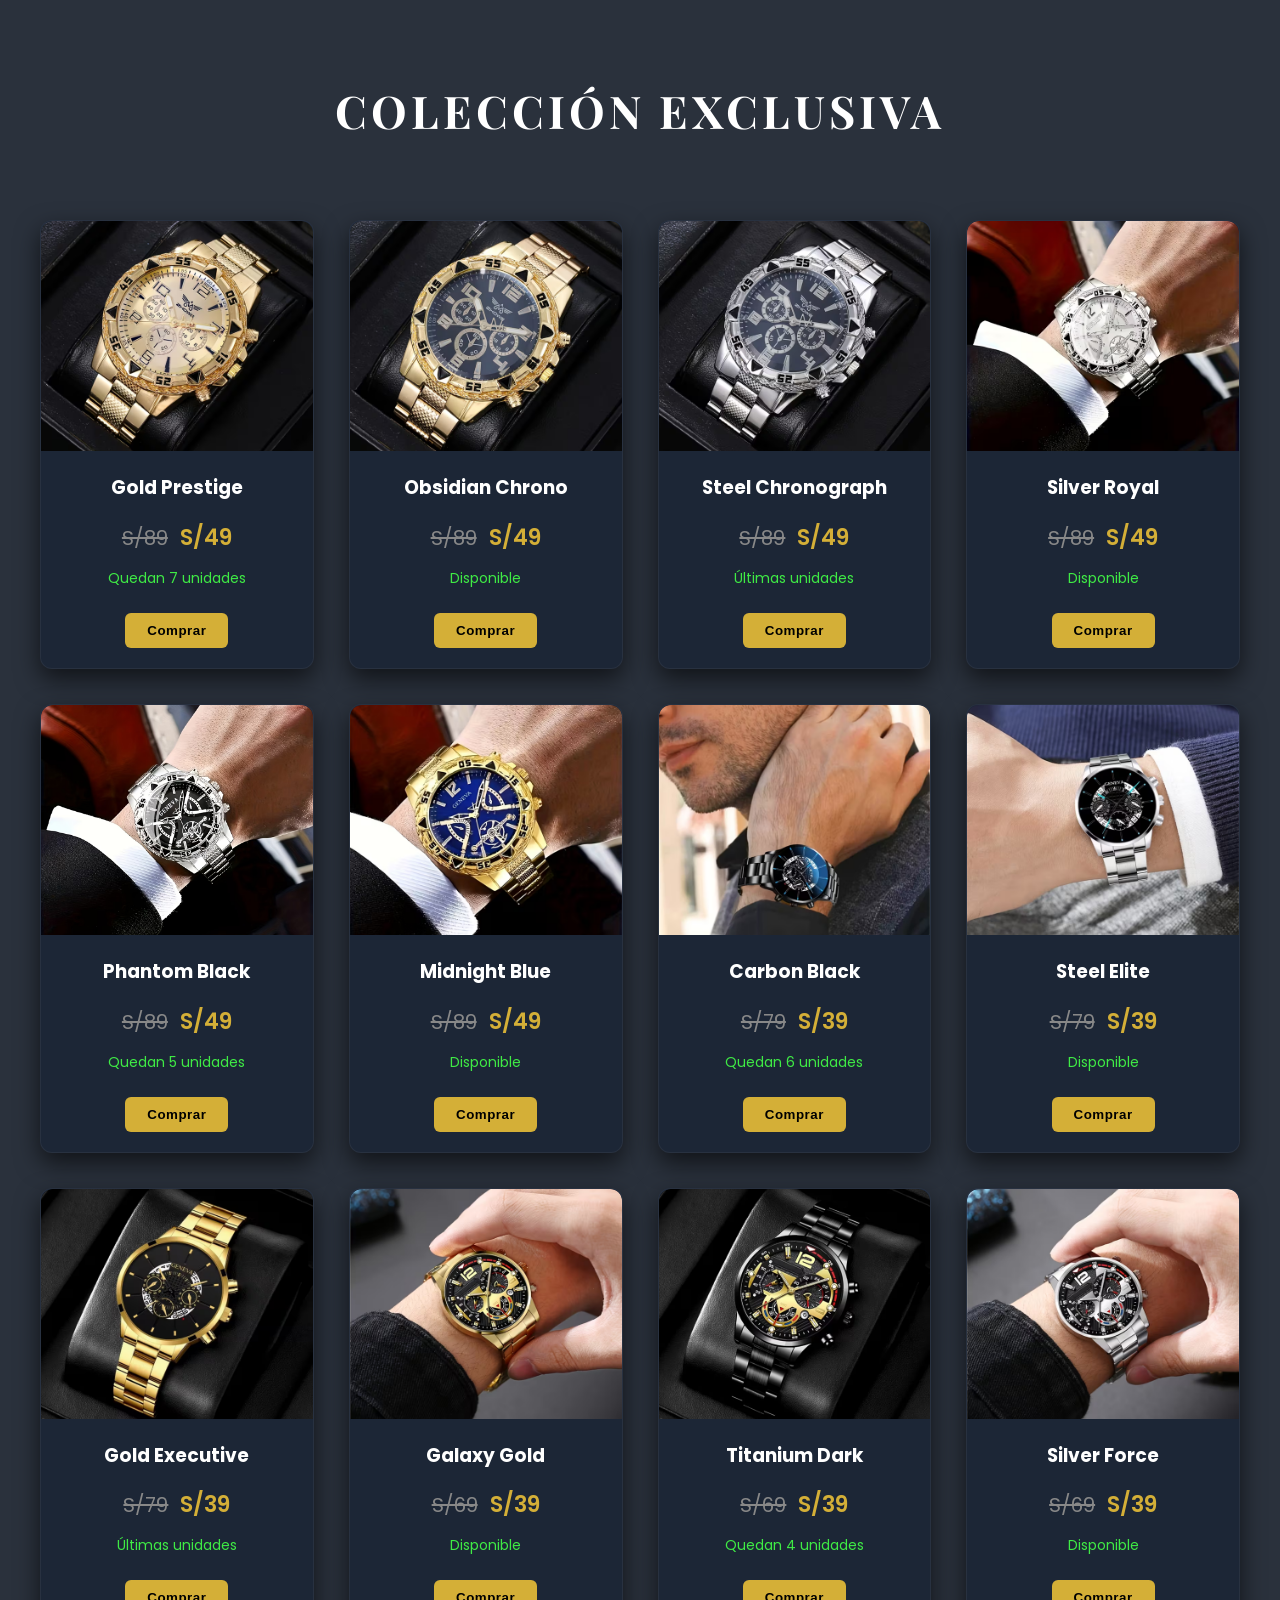
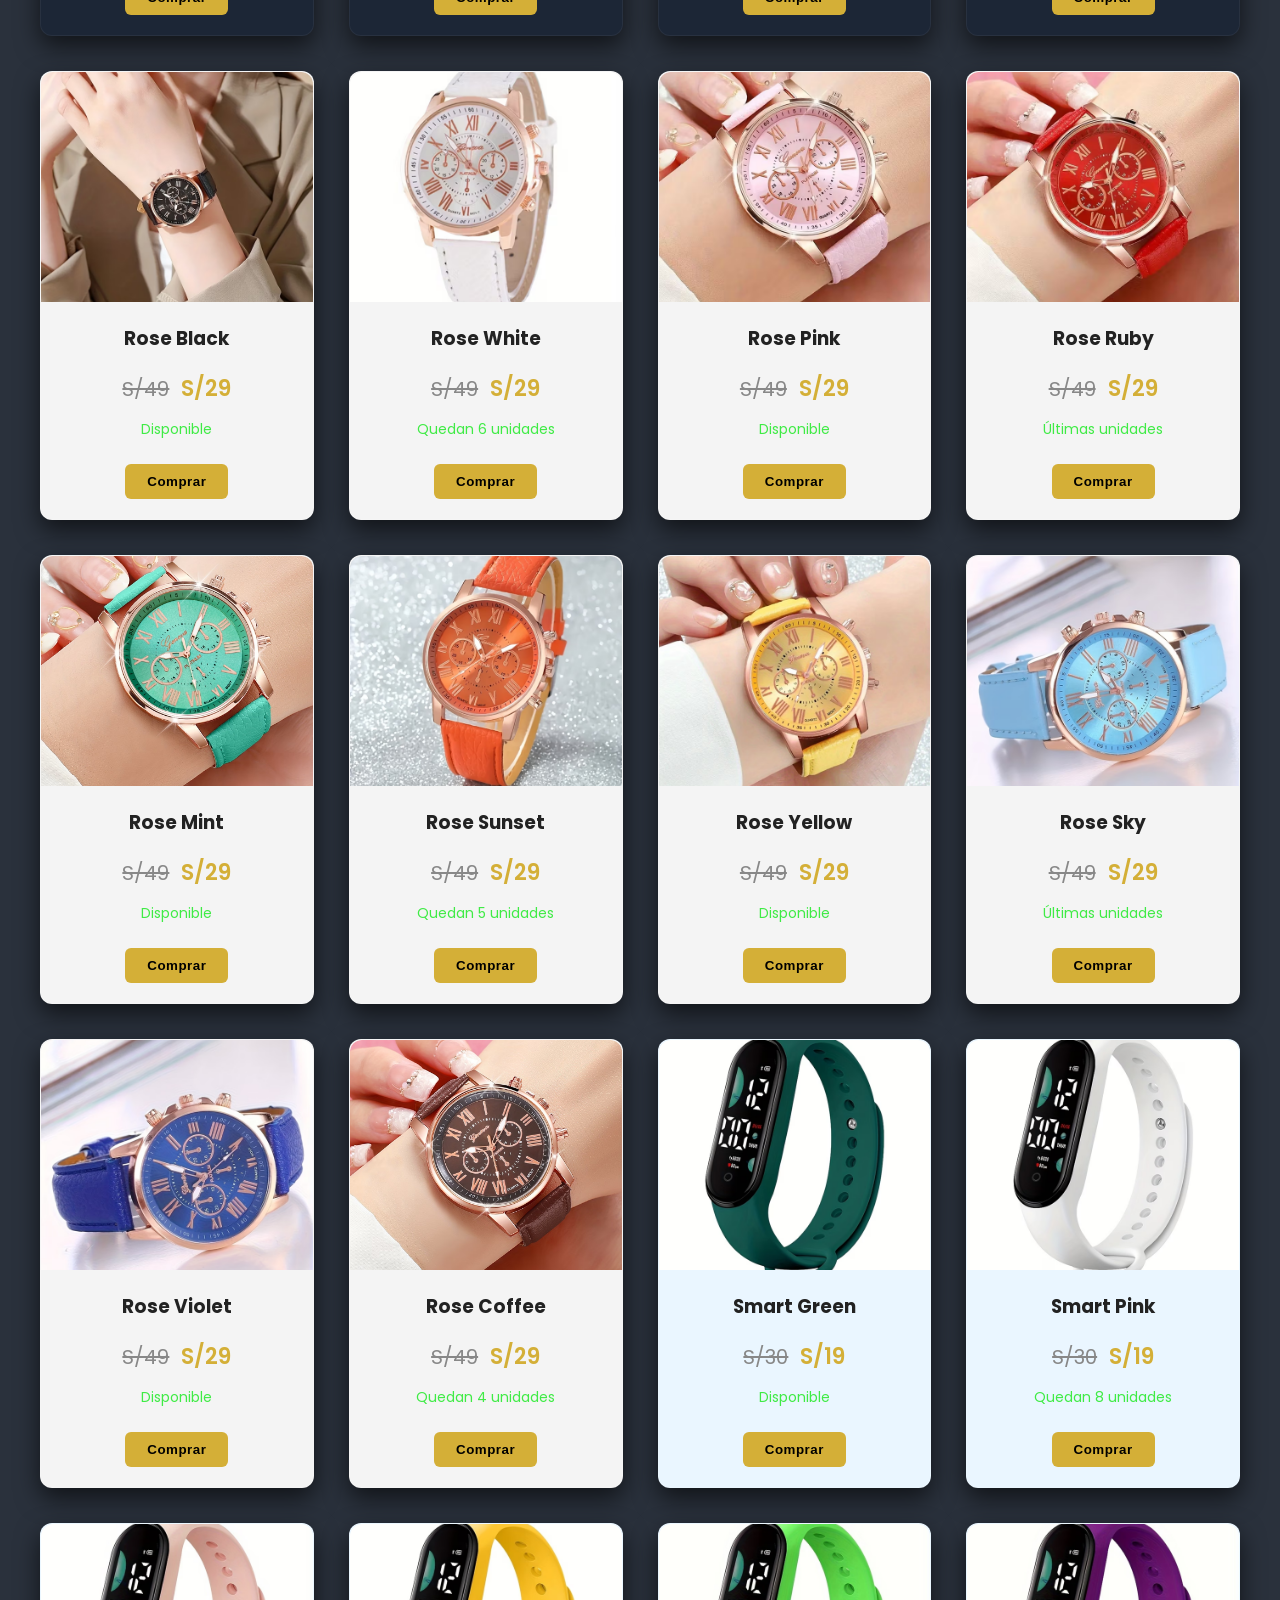
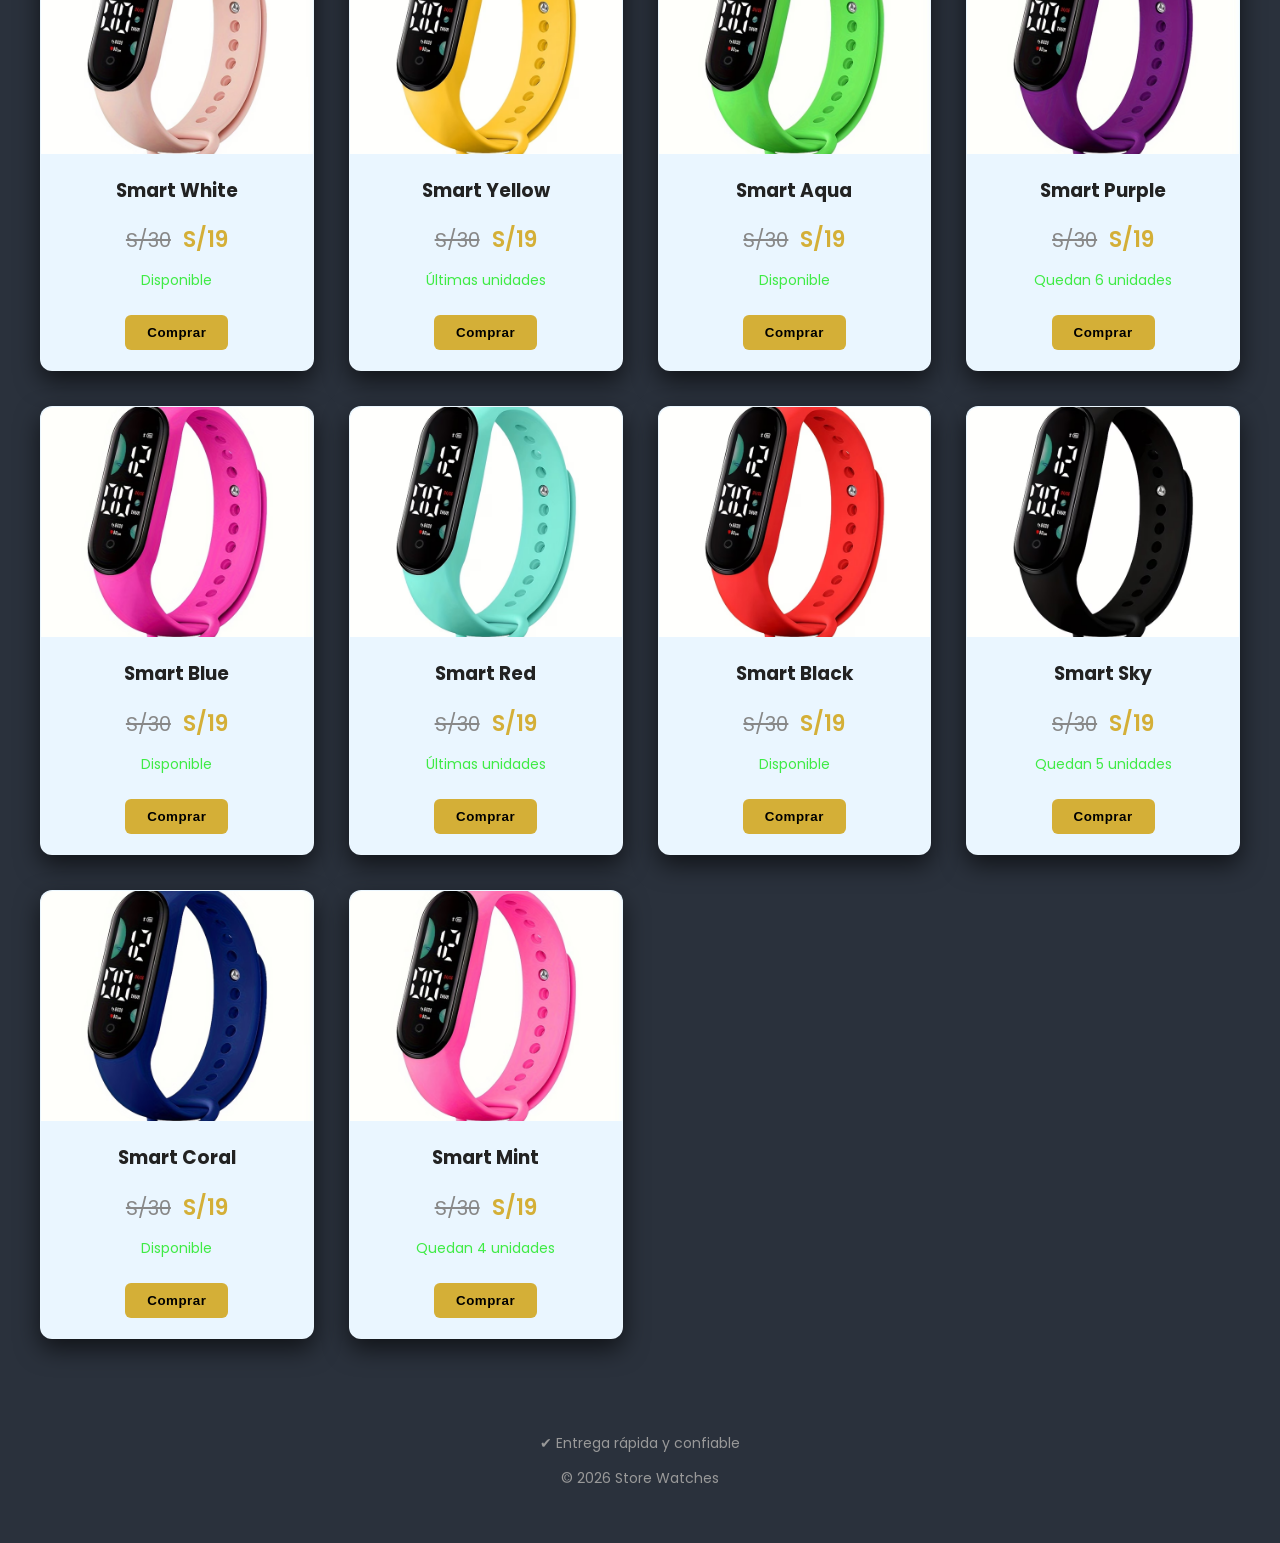
<file: index.html>
<!DOCTYPE html>
<html lang="es">

<head>

<meta charset="UTF-8">
<meta name="viewport" content="width=device-width, initial-scale=1.0">

<title>Store | Catálogo</title>

<meta name="description" content="Compra relojes elegantes para hombre, mujer y niños en catálogo Store. Diseños modernos, precios accesibles y entrega rápida.">

<meta name="keywords" content="relojes elegantes, relojes hombre, relojes mujer, relojes niños, comprar relojes Perú, relojes modernos, catálogo de relojes">

<meta name="author" content="Watch Store">

<meta name="robots" content="index, follow">

<link rel="canonical" href="https://Watchstore.github.io/catalogo/">

<!-- Open Graph (cuando compartes en redes) -->

<meta property="og:title" content="Catálogo de Relojes | Store">
<meta property="og:description" content="Relojes modernos para hombre, mujer y niños. Entrega rápida y confiable.">
<meta property="og:type" content="website">
<meta property="og:url" content="https://Watchstore.github.io/catalogo/">
<meta property="og:image" content="https://Watchstore.github.io/catalogo/img/reloj.png">

<!-- Twitter preview -->

<meta name="twitter:card" content="summary_large_image">
<meta name="twitter:title" content="Catálogo de Relojes">
<meta name="twitter:description" content="Descubre relojes elegantes y modernos para cada ocasión.">
<meta name="twitter:image" content="https://Watchstore.github.io/catalogo/img/reloj.png">

<link rel="stylesheet" href="styles.css">
<link rel="icon" href="img/Comprar Reloj.png" type="image/png">

<link href="https://fonts.googleapis.com/css2?family=Poppins:wght@300;400;500&family=Playfair+Display:wght@600&display=swap" rel="stylesheet">

</head>

<body>

<header class="header">
<h1>COLECCIÓN EXCLUSIVA</h1>
</header>
<section class="catalogo">

<!-- 1 -->
<div class="producto">
<img src="img/reloj1.png" alt="Reloj elegante Gold Prestige para hombre" loading="lazy">
<h3>Gold Prestige</h3>
<div class="precios">
<span class="precio-antiguo">S/89</span>
<span class="precio-nuevo">S/49</span>
</div>
<p class="stock">Quedan 7 unidades</p>
<button onclick="comprar('Gold Prestige','59')">Comprar</button>
</div>

<!-- 2 -->
<div class="producto">
<img src="img/reloj2.png" alt="Reloj elegante Obsidian Chrono negro para hombre" loading="lazy">
<h3>Obsidian Chrono</h3>
<div class="precios">
<span class="precio-antiguo">S/89</span>
<span class="precio-nuevo">S/49</span>
</div>
<p class="stock">Disponible</p>
<button onclick="comprar('Obsidian Chrono','59')">Comprar</button>
</div>

<!-- 3 -->
<div class="producto">
<img src="img/reloj3.png" alt="Reloj Steel Chronograph elegante de acero para hombre" loading="lazy">
<h3>Steel Chronograph</h3>
<div class="precios">
<span class="precio-antiguo">S/89</span>
<span class="precio-nuevo">S/49</span>
</div>
<p class="stock">Últimas unidades</p>
<button onclick="comprar('Steel Chronograph','59')">Comprar</button>
</div>

<!-- 4 -->
<div class="producto">
<img src="img/reloj4.png" alt="Reloj Silver Royal plateado elegante para hombre" loading="lazy">
<h3>Silver Royal</h3>
<div class="precios">
<span class="precio-antiguo">S/89</span>
<span class="precio-nuevo">S/49</span>
</div>
<p class="stock">Disponible</p>
<button onclick="comprar('Silver Royal','59')">Comprar</button>
</div>

<!-- 5 DESTACADO -->
<div class="producto">
<img src="img/reloj5.png" alt="Reloj Phantom Black negro elegante para hombre" loading="lazy">
<h3>Phantom Black</h3>
<div class="precios">
<span class="precio-antiguo">S/89</span>
<span class="precio-nuevo">S/49</span>
</div>
<p class="stock">Quedan 5 unidades</p>
<button onclick="comprar('Phantom Black','59')">Comprar</button>
</div>

<!-- 6 -->
<div class="producto">
<img src="img/reloj6.png" alt="Reloj Midnight Blue azul elegante para hombre" loading="lazy">
<h3>Midnight Blue</h3>
<div class="precios">
<span class="precio-antiguo">S/89</span>
<span class="precio-nuevo">S/49</span>
</div>
<p class="stock">Disponible</p>
<button onclick="comprar('Midnight Blue','59')">Comprar</button>
</div>

<!-- 7 -->
<div class="producto">
<img src="img/reloj7.png" alt="Reloj Carbon Black negro moderno para hombre" loading="lazy">
<h3>Carbon Black</h3>
<div class="precios">
<span class="precio-antiguo">S/79</span>
<span class="precio-nuevo">S/39</span>
</div>
<p class="stock">Quedan 6 unidades</p>
<button onclick="comprar('Carbon Black','49')">Comprar</button>
</div>

<!-- 8 -->
<div class="producto">
<img src="img/reloj8.png" alt="Reloj Steel Elite elegante de acero inoxidable para hombre" loading="lazy">
<h3>Steel Elite</h3>
<div class="precios">
<span class="precio-antiguo">S/79</span>
<span class="precio-nuevo">S/39</span>
</div>
<p class="stock">Disponible</p>
<button onclick="comprar('Steel Elite','49')">Comprar</button>
</div>

<!-- 9 -->
<div class="producto">
<img src="img/reloj9.png" alt="Reloj Gold Executive dorado elegante para hombre" loading="lazy">
<h3>Gold Executive</h3>
<div class="precios">
<span class="precio-antiguo">S/79</span>
<span class="precio-nuevo">S/39</span>
</div>
<p class="stock">Últimas unidades</p>
<button onclick="comprar('Gold Executive','49')">Comprar</button>
</div>

<!-- 10 -->
<div class="producto">
<img src="img/reloj10.png" alt="Reloj Galaxy Gold dorado moderno para hombre" loading="lazy">
<h3>Galaxy Gold</h3>
<div class="precios">
<span class="precio-antiguo">S/69</span>
<span class="precio-nuevo">S/39</span>
</div>
<p class="stock">Disponible</p>
<button onclick="comprar('Galaxy Gold','39')">Comprar</button>
</div>

<!-- 11 -->
<div class="producto">
<img src="img/reloj11.png" alt="Reloj Titanium Dark elegante color oscuro para hombre" loading="lazy">
<h3>Titanium Dark</h3>
<div class="precios">
<span class="precio-antiguo">S/69</span>
<span class="precio-nuevo">S/39</span>
</div>
<p class="stock">Quedan 4 unidades</p>
<button onclick="comprar('Titanium Dark','39')">Comprar</button>
</div>

<!-- 12 -->
<div class="producto">
<img src="img/reloj12.png" alt="Reloj Silver Force plateado elegante para hombre" loading="lazy">
<h3>Silver Force</h3>
<div class="precios">
<span class="precio-antiguo">S/69</span>
<span class="precio-nuevo">S/39</span>
</div>
<p class="stock">Disponible</p>
<button onclick="comprar('Silver Force','39')">Comprar</button>
</div>

<!-- 13 -->
<div class="producto dama">
<img src="img/reloj13.png" alt="Reloj Rose Black elegante para mujer" loading="lazy">
<h3>Rose Black</h3>
<div class="precios">
<span class="precio-antiguo">S/49</span>
<span class="precio-nuevo">S/29</span>
</div>
<p class="stock">Disponible</p>
<button onclick="comprar('Rose Black','29')">Comprar</button>
</div>

<!-- 14 -->
<div class="producto dama">
<img src="img/reloj14.png" alt="Reloj Rose White elegante blanco para mujer" loading="lazy">
<h3>Rose White</h3>
<div class="precios">
<span class="precio-antiguo">S/49</span>
<span class="precio-nuevo">S/29</span>
</div>
<p class="stock">Quedan 6 unidades</p>
<button onclick="comprar('Rose White','29')">Comprar</button>
</div>

<!-- 15 -->
<div class="producto dama">
<img src="img/reloj15.png" alt="Reloj Rose Pink rosado elegante para mujer" loading="lazy">
<h3>Rose Pink</h3>
<div class="precios">
<span class="precio-antiguo">S/49</span>
<span class="precio-nuevo">S/29</span>
</div>
<p class="stock">Disponible</p>
<button onclick="comprar('Rose Pink','29')">Comprar</button>
</div>

<!-- 16 -->
<div class="producto dama">
<img src="img/reloj16.png" alt="Reloj Rose Ruby rojo elegante para mujer" loading="lazy">
<h3>Rose Ruby</h3>
<div class="precios">
<span class="precio-antiguo">S/49</span>
<span class="precio-nuevo">S/29</span>
</div>
<p class="stock">Últimas unidades</p>
<button onclick="comprar('Rose Ruby','29')">Comprar</button>
</div>

<!-- 17 -->
<div class="producto dama">
<img src="img/reloj17.png" alt="Reloj Rose Mint verde elegante para mujer" loading="lazy">
<h3>Rose Mint</h3>
<div class="precios">
<span class="precio-antiguo">S/49</span>
<span class="precio-nuevo">S/29</span>
</div>
<p class="stock">Disponible</p>
<button onclick="comprar('Rose Mint','29')">Comprar</button>
</div>

<!-- 18 -->
<div class="producto dama">
<img src="img/reloj18.png" alt="Reloj Rose Sunset elegante para mujer" loading="lazy">
<h3>Rose Sunset</h3>
<div class="precios">
<span class="precio-antiguo">S/49</span>
<span class="precio-nuevo">S/29</span>
</div>
<p class="stock">Quedan 5 unidades</p>
<button onclick="comprar('Rose Sunset','29')">Comprar</button>
</div>

<!-- 19 -->
<div class="producto dama">
<img src="img/reloj19.png" alt="Reloj Rose Yellow amarillo elegante para mujer" loading="lazy">
<h3>Rose Yellow</h3>
<div class="precios">
<span class="precio-antiguo">S/49</span>
<span class="precio-nuevo">S/29</span>
</div>
<p class="stock">Disponible</p>
<button onclick="comprar('Rose Yellow','29')">Comprar</button>
</div>

<!-- 20 -->
<div class="producto dama">
<img src="img/reloj20.png" alt="Reloj Rose Sky azul claro elegante para mujer" loading="lazy">
<h3>Rose Sky</h3>
<div class="precios">
<span class="precio-antiguo">S/49</span>
<span class="precio-nuevo">S/29</span>
</div>
<p class="stock">Últimas unidades</p>
<button onclick="comprar('Rose Sky','29')">Comprar</button>
</div>

<!-- 21 -->
<div class="producto dama">
<img src="img/reloj21.png" alt="Reloj Rose Violet violeta elegante para mujer" loading="lazy">
<h3>Rose Violet</h3>
<div class="precios">
<span class="precio-antiguo">S/49</span>
<span class="precio-nuevo">S/29</span>
</div>
<p class="stock">Disponible</p>
<button onclick="comprar('Rose Violet','29')">Comprar</button>
</div>

<!-- 22 -->
<div class="producto dama">
<img src="img/reloj22.png" alt="Reloj Rose Coffee elegante color café para mujer" loading="lazy">
<h3>Rose Coffee</h3>
<div class="precios">
<span class="precio-antiguo">S/49</span>
<span class="precio-nuevo">S/29</span>
</div>
<p class="stock">Quedan 4 unidades</p>
<button onclick="comprar('Rose Coffee','29')">Comprar</button>
</div>

<!-- 23 -->
<div class="producto nino">
<img src="img/reloj23.png" alt="Reloj Smart Green digital para niños" loading="lazy">
<h3>Smart Green</h3>
<div class="precios">
<span class="precio-antiguo">S/30</span>
<span class="precio-nuevo">S/19</span>
</div>
<p class="stock">Disponible</p>
<button onclick="comprar('Smart Green','19')">Comprar</button>
</div>

<!-- 24 -->
<div class="producto nino">
<img src="img/reloj24.png" alt="Reloj Smart Pink digital rosado para niños" loading="lazy">
<h3>Smart Pink</h3>
<div class="precios">
<span class="precio-antiguo">S/30</span>
<span class="precio-nuevo">S/19</span>
</div>
<p class="stock">Quedan 8 unidades</p>
<button onclick="comprar('Smart Pink','19')">Comprar</button>
</div>

<!-- 25 -->
<div class="producto nino">
<img src="img/reloj25.png" alt="Reloj Smart White digital blanco para niños" loading="lazy">
<h3>Smart White</h3>
<div class="precios">
<span class="precio-antiguo">S/30</span>
<span class="precio-nuevo">S/19</span>
</div>
<p class="stock">Disponible</p>
<button onclick="comprar('Smart White','19')">Comprar</button>
</div>

<!-- 26 -->
<div class="producto nino">
<img src="img/reloj26.png" alt="Reloj Smart Yellow digital amarillo para niños" loading="lazy">
<h3>Smart Yellow</h3>
<div class="precios">
<span class="precio-antiguo">S/30</span>
<span class="precio-nuevo">S/19</span>
</div>
<p class="stock">Últimas unidades</p>
<button onclick="comprar('Smart Yellow','19')">Comprar</button>
</div>

<!-- 27 -->
<div class="producto nino">
<img src="img/reloj27.png" alt="Reloj Smart Aqua digital color aqua para niños" loading="lazy">
<h3>Smart Aqua</h3>
<div class="precios">
<span class="precio-antiguo">S/30</span>
<span class="precio-nuevo">S/19</span>
</div>
<p class="stock">Disponible</p>
<button onclick="comprar('Smart Aqua','19')">Comprar</button>
</div>

<!-- 28 -->
<div class="producto nino">
<img src="img/reloj28.png" alt="Reloj Smart Purple digital morado para niños" loading="lazy">
<h3>Smart Purple</h3>
<div class="precios">
<span class="precio-antiguo">S/30</span>
<span class="precio-nuevo">S/19</span>
</div>
<p class="stock">Quedan 6 unidades</p>
<button onclick="comprar('Smart Purple','19')">Comprar</button>
</div>

<!-- 29 -->
<div class="producto nino">
<img src="img/reloj29.png" alt="Reloj Smart Blue digital azul para niños" loading="lazy">
<h3>Smart Blue</h3>
<div class="precios">
<span class="precio-antiguo">S/30</span>
<span class="precio-nuevo">S/19</span>
</div>
<p class="stock">Disponible</p>
<button onclick="comprar('Smart Blue','19')">Comprar</button>
</div>

<!-- 30 -->
<div class="producto nino">
<img src="img/reloj30.png" alt="Reloj Smart Red digital rojo para niños" loading="lazy">
<h3>Smart Red</h3>
<div class="precios">
<span class="precio-antiguo">S/30</span>
<span class="precio-nuevo">S/19</span>
</div>
<p class="stock">Últimas unidades</p>
<button onclick="comprar('Smart Red','19')">Comprar</button>
</div>

<!-- 31 -->
<div class="producto nino">
<img src="img/reloj31.png" alt="Reloj Smart Black digital negro para niños" loading="lazy">
<h3>Smart Black</h3>
<div class="precios">
<span class="precio-antiguo">S/30</span>
<span class="precio-nuevo">S/19</span>
</div>
<p class="stock">Disponible</p>
<button onclick="comprar('Smart Black','19')">Comprar</button>
</div>

<!-- 32 -->
<div class="producto nino">
<img src="img/reloj32.png" alt="Reloj Smart Sky digital azul cielo para niños" loading="lazy">
<h3>Smart Sky</h3>
<div class="precios">
<span class="precio-antiguo">S/30</span>
<span class="precio-nuevo">S/19</span>
</div>
<p class="stock">Quedan 5 unidades</p>
<button onclick="comprar('Smart Sky','19')">Comprar</button>
</div>

<!-- 33 -->
<div class="producto nino">
<img src="img/reloj33.png" alt="Reloj Smart Coral digital coral para niños" loading="lazy">
<h3>Smart Coral</h3>
<div class="precios">
<span class="precio-antiguo">S/30</span>
<span class="precio-nuevo">S/19</span>
</div>
<p class="stock">Disponible</p>
<button onclick="comprar('Smart Coral','19')">Comprar</button>
</div>

<!-- 34 -->
<div class="producto nino">
<img src="img/reloj34.png" alt="Reloj Smart Mint digital verde menta para niños" loading="lazy">
<h3>Smart Mint</h3>
<div class="precios">
<span class="precio-antiguo">S/30</span>
<span class="precio-nuevo">S/19</span>
</div>
<p class="stock">Quedan 4 unidades</p>
<button onclick="comprar('Smart Mint','19')">Comprar</button>
</div>
</section>

<footer>
<p>✔ Entrega rápida y confiable</p>
<p>© 2026 Store Watches</p>
</footer>

<script src="script.js"></script>

<script type="application/ld+json">
{
"@context": "https://schema.org",
"@type": "Store",
"name": "Watch Store",
"url": "https://Watchstore.github.io/catalogo/",
"description": "Catálogo de relojes elegantes para hombre, mujer y niños",
"paymentAccepted": "Yape, efectivo, transferencia",
"priceRange": "S/19 - S/90"
}
</script>

</body>
</html>
</file>
<file: styles.css>
body{
background:#2a313c;
color:white;
font-family:Poppins;
margin:0;
}

/* encabezado */

.header{
text-align:center;
padding:50px 20px 10px;
}

.header h1{
font-family:Playfair Display;
font-size:45px;
letter-spacing:4px;
}

/* catálogo */

.catalogo{
display:grid;
grid-template-columns:repeat(auto-fit,minmax(250px,1fr));
gap:35px;
padding:40px;
max-width:1200px;
margin:auto;
}

/* tarjeta producto */

.producto{
background:#1c2636;
border-radius:12px;
border:1px solid rgba(255,255,255,0.05);
text-align:center;
padding-bottom:20px;
box-shadow:0 10px 25px rgba(0,0,0,0.6);
position:relative;
overflow:hidden;
transition:transform 0.4s ease, box-shadow 0.4s ease;
}

.destacado{
border:2px solid #d4af37;
}

/* imagen reloj */

.producto img{
width:100%;
height:230px;
object-fit:cover;
border-radius:12px 12px 0 0;
transition:transform 0.45s ease;
}

/* efecto zoom */

.producto:hover img{
transform:scale(1.15);
}

/* nombre reloj */

.producto h3{
margin-top:15px;
}

/* relojes dama */

.producto.dama{
background:#f4f4f4;
color:#222;
}

/* relojes niños */

.producto.nino{
background:#eaf6ff;
color:#222;
}

/* precios */

.precios{
margin:10px 0;
}

.precio-antiguo{
text-decoration:line-through;
color:#888;
font-size:20px;
margin-right:8px;
}

.precio-nuevo{
color:#d4af37;
font-size:22px;
font-weight:600;
}

/* stock */

.stock{
color:#3feb45;
font-size:14px;
}

/* botón comprar */

button{
background:#d4af37;
border:none;
padding:10px 22px;
border-radius:6px;
cursor:pointer;
font-weight:600;
letter-spacing:0.5px;
margin-top:10px;
transition:0.3s;
}

button:hover{
background:#f1c94c;
}

/* etiqueta popular */

.badge{
position:absolute;
top:10px;
left:10px;
background:#d4af37;
color:black;
padding:4px 8px;
font-size:12px;
border-radius:4px;
}

/* footer */

footer{
text-align:center;
padding:40px;
color:#999;
font-size:14px;
}
</file>
